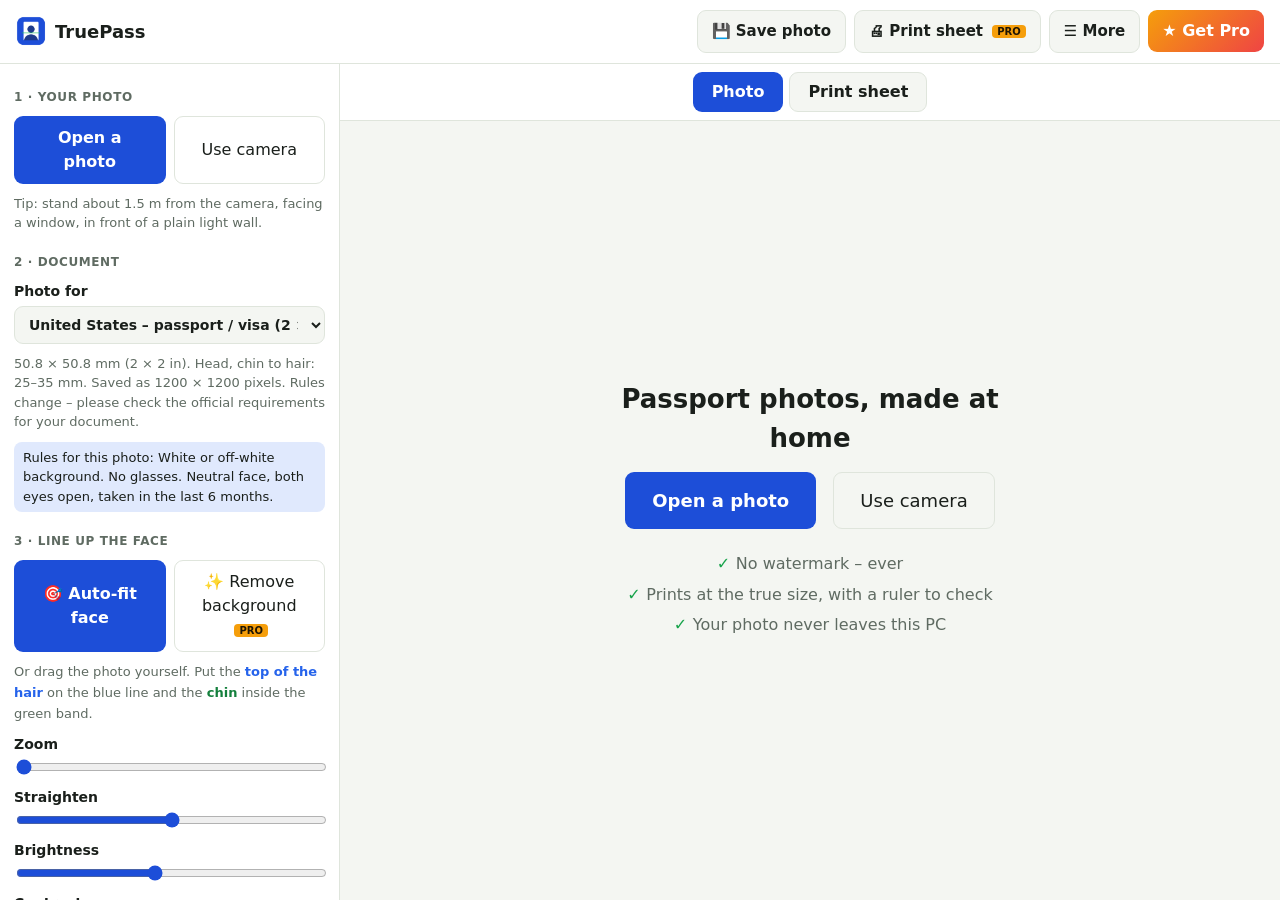
<file: index.html>
<!doctype html>
<html lang="en">
<head>
  <meta charset="utf-8">
  <meta name="viewport" content="width=device-width, initial-scale=1">
  <title>TruePass – Passport Photo Maker</title>
  <meta name="description" content="Make passport, visa and ID photos at home. True-to-size printing, no watermark, and your photo never leaves your PC.">
  <meta name="theme-color" content="#1d4ed8">
  <link rel="manifest" href="manifest.json">
  <link rel="icon" href="icon-192.png">
  <link rel="stylesheet" href="style.css">
  <style id="pageRule"></style>
</head>
<body>
  <header class="topbar">
    <div class="brand"><img src="icon-192.png" alt="" width="30" height="30"><span>TruePass</span></div>
    <span class="tree-title"></span>
    <div class="top-btns">
      <button id="saveBtn" class="tb">💾 Save photo</button>
      <button id="printBtn" class="tb">🖨 Print sheet <span class="badge pro-only">PRO</span></button>
      <button id="moreBtn" class="tb">☰ More</button>
      <button id="proBtn" class="pro-btn" hidden>★ Get Pro</button>
    </div>
    <div id="menu" class="menu" hidden>
      <button id="saveSheetBtn">Save the print sheet as a picture <span class="badge pro-only">PRO</span></button>
      <button id="webMenuBtn">💻 Photo for an online form (pixels &amp; KB) <span class="badge pro-only">PRO</span></button>
      <button id="newBtn">Start over with another photo</button>
      <a href="help.html" target="_blank" rel="noopener">❓ How to use TruePass</a>
      <a href="mailto:thequan03072002@gmail.com?subject=TruePass%20feedback">✉ Feedback &amp; support</a>
      <a href="https://apps.microsoft.com/detail/9NRR32J91340" target="_blank" rel="noopener">More apps: Kinleaf family tree maker</a>
      <a href="https://apps.microsoft.com/detail/9NPWMMZ1NPPV" target="_blank" rel="noopener">More apps: PDF Toolbox</a>
    </div>
    <input id="fileIn" type="file" accept="image/*" hidden>
  </header>

  <main class="layout">
    <aside class="left">
      <h2>1 · Your photo</h2>
      <div class="two">
        <button id="openBtn" class="primary">Open a photo</button>
        <button id="camBtn" class="ghost">Use camera</button>
      </div>
      <p id="resLine" class="hint"></p>

      <h2>2 · Document</h2>
      <label class="field">Photo for<select id="spec"></select></label>
      <div class="two" id="customF" hidden>
        <label class="field">Width (mm)<input id="cw" type="text" inputmode="decimal" maxlength="5"></label>
        <label class="field">Height (mm)<input id="ch" type="text" inputmode="decimal" maxlength="5"></label>
      </div>
      <p id="specLine" class="hint"></p>
      <p id="tipLine" class="hint tip"></p>

      <h2>3 · Line up the face</h2>
      <div class="two">
        <button id="fitBtn" class="primary">🎯 Auto-fit face</button>
        <button id="cutBtn" class="ghost">✨ Remove background <span class="badge pro-only">PRO</span></button>
      </div>
      <p id="aiStatus" class="hint ai-status" hidden></p>
      <label id="cutRow" class="check" hidden><input id="useCut" type="checkbox" checked> Use the new background</label>
      <label id="bgRow" class="field" hidden>Background colour<select id="bgColor">
        <option value="#ffffff">White</option><option value="#f5f5f0">Off-white</option><option value="#f0f0f0">Very light grey</option><option value="#e8e8e8">Light grey</option><option value="#f3ecdc">Cream</option><option value="#dce9f5">Light blue</option>
      </select></label>
      <p class="legend">Or drag the photo yourself. Put the <b class="b">top of the hair</b> on the blue line and the <b class="g">chin</b> inside the green band.</p>
      <label class="sl">Zoom<input id="zoom" type="range" min="0" max="1000" value="0"></label>
      <label class="sl">Straighten<input id="rot" type="range" min="-150" max="150" value="0"></label>
      <label class="sl">Brightness<input id="bri" type="range" min="60" max="150" value="100"></label>
      <label class="sl">Contrast<input id="con" type="range" min="70" max="140" value="100"></label>
      <div id="whiteRow">
        <label class="sl">Whiten the background<input id="white" type="range" min="0" max="100" value="0"></label>
        <p class="hint">Whitening works best when the photo was taken in front of a plain, light wall.</p>
      </div>
      <label class="check"><input id="showGuides" type="checkbox" checked> Show the guide lines</label>

      <h2>Photo check</h2>
      <button id="checkBtn" class="ghost">✓ Check my photo</button>
      <div id="checks" class="checks" hidden></div>

      <h2>Online application</h2>
      <button id="webBtn" class="ghost">💻 Photo for an online form <span class="badge pro-only">PRO</span></button>
      <p class="hint">Visa and passport websites ask for exact pixels and a maximum file size (for example 240 KB). TruePass makes the JPG fit.</p>

      <h2>4 · Print sheet</h2>
      <div class="two">
        <label class="field">Paper<select id="paper"></select></label>
        <label class="field"><span id="copiesLbl">How many</span><select id="copies"><option value="0">Fill the page</option><option>2</option><option>4</option><option>6</option><option>8</option></select></label>
      </div>
      <div class="two" id="paperF" hidden>
        <label class="field">Paper width (mm)<input id="pw" type="text" inputmode="decimal" maxlength="5"></label>
        <label class="field">Paper height (mm)<input id="ph" type="text" inputmode="decimal" maxlength="5"></label>
      </div>
      <p id="sheetLine" class="hint"></p>
      <button id="addPersonBtn" class="ghost">➕ Add to a family sheet <span class="badge pro-only">PRO</span></button>
      <div id="peopleBox" class="people-box" hidden>
        <ul id="peopleList" class="people-list"></ul>
        <button id="clearPeople" class="ghost small">Back to one person</button>
      </div>
      <p class="hint">Family sheet: line up each person's photo and add it – everybody prints together on one page, even with different photo sizes.</p>
      <p class="fb-note">💬 Something not working the way you want? Tell me – <a href="mailto:thequan03072002@gmail.com?subject=TruePass%20feedback">thequan03072002@gmail.com</a>. I read every message and improve the app.</p>
    </aside>

    <section class="stage">
      <div class="tabs"><button id="tabPhoto" class="on">Photo</button><button id="tabSheet">Print sheet</button></div>
      <div class="work">
        <div id="empty" class="empty">
          <h1>Passport photos, made at home</h1>
          <button id="openBig" class="primary big">Open a photo</button>
          <button id="camBig" class="ghost big">Use camera</button>
          <ul class="promise">
            <li>No watermark – ever</li>
            <li>Prints at the true size, with a ruler to check</li>
            <li>Your photo never leaves this PC</li>
          </ul>
        </div>
        <div id="frame" hidden><canvas id="view"></canvas><svg id="guides"></svg></div>
        <canvas id="sheetView" hidden></canvas>
      </div>
    </section>
  </main>

  <dialog id="camDialog" class="dlg cam">
    <h2>Take a photo</h2>
    <p class="muted">Face the camera, neutral expression, plain light wall behind you.</p>
    <video id="video" autoplay playsinline muted></video>
    <div class="row-btns">
      <button id="snapBtn" class="primary">Take photo</button>
      <button id="camClose" class="ghost">Cancel</button>
    </div>
  </dialog>

  <dialog id="proDialog" class="dlg">
    <h2>TruePass Pro</h2>
    <p class="muted">One-time purchase. Yours forever on this Microsoft account. Saving a single photo is always free and never has a watermark.</p>
    <ul class="pro-list">
      <li><strong>Print sheets</strong> – many photos on one page, at the true size, with cut lines</li>
      <li><strong>Save the sheet as a picture</strong> to print at a photo kiosk or shop</li>
      <li><strong>Automatic background removal</strong> – a clean white, grey or blue background in one click</li>
      <li><strong>Family sheets</strong> – up to 8 people (even different photo sizes) on one page</li>
      <li><strong>Photos for online forms</strong> – the exact pixels and file size (KB) visa and passport websites ask for</li>
      <li><strong>Any paper size</strong> and <strong>any photo size</strong> you type in</li>
    </ul>
    <p class="fb-note">💬 Something not working the way you want? Tell me – <a href="mailto:thequan03072002@gmail.com?subject=TruePass%20feedback">thequan03072002@gmail.com</a>. I read every message and improve the app.</p>
    <p id="proMsg" class="pro-msg" hidden></p>
    <div class="row-btns">
      <button id="buyBtn" class="primary">Unlock Pro</button>
      <button id="restoreBtn" class="ghost">Restore purchase</button>
      <button id="closePro" class="ghost">Not now</button>
    </div>
  </dialog>

  <dialog id="webDialog" class="dlg">
    <h2>Photo for an online form</h2>
    <p class="muted">Online visa and passport applications ask for a digital photo with set pixels and a maximum file size. TruePass makes the JPG fit – on this PC.</p>
    <label class="field">The form<select id="webPreset"></select></label>
    <div class="two" id="webF" hidden>
      <label class="field">Longest side (pixels)<input id="webPx" type="text" inputmode="numeric" maxlength="4"></label>
      <label class="field">Max file size (KB)<input id="webKb" type="text" inputmode="numeric" maxlength="5"></label>
    </div>
    <p id="webLine" class="hint"></p>
    <p class="hint">Limits change – check the form you are filling in.</p>
    <p id="webMsg" class="pro-msg" hidden></p>
    <div class="row-btns">
      <button id="webSave" class="primary">💾 Save for the form <span class="badge pro-only">PRO</span></button>
      <button id="webClose" class="ghost">Close</button>
    </div>
  </dialog>

  <div id="toast" class="toast" hidden></div>
  <div id="printArea"></div>
  <script src="app.js"></script>
  <script src="rate.js" data-id="9NNMBXF2VJG5" data-app="TruePass"></script>
</body>
</html>
</file>
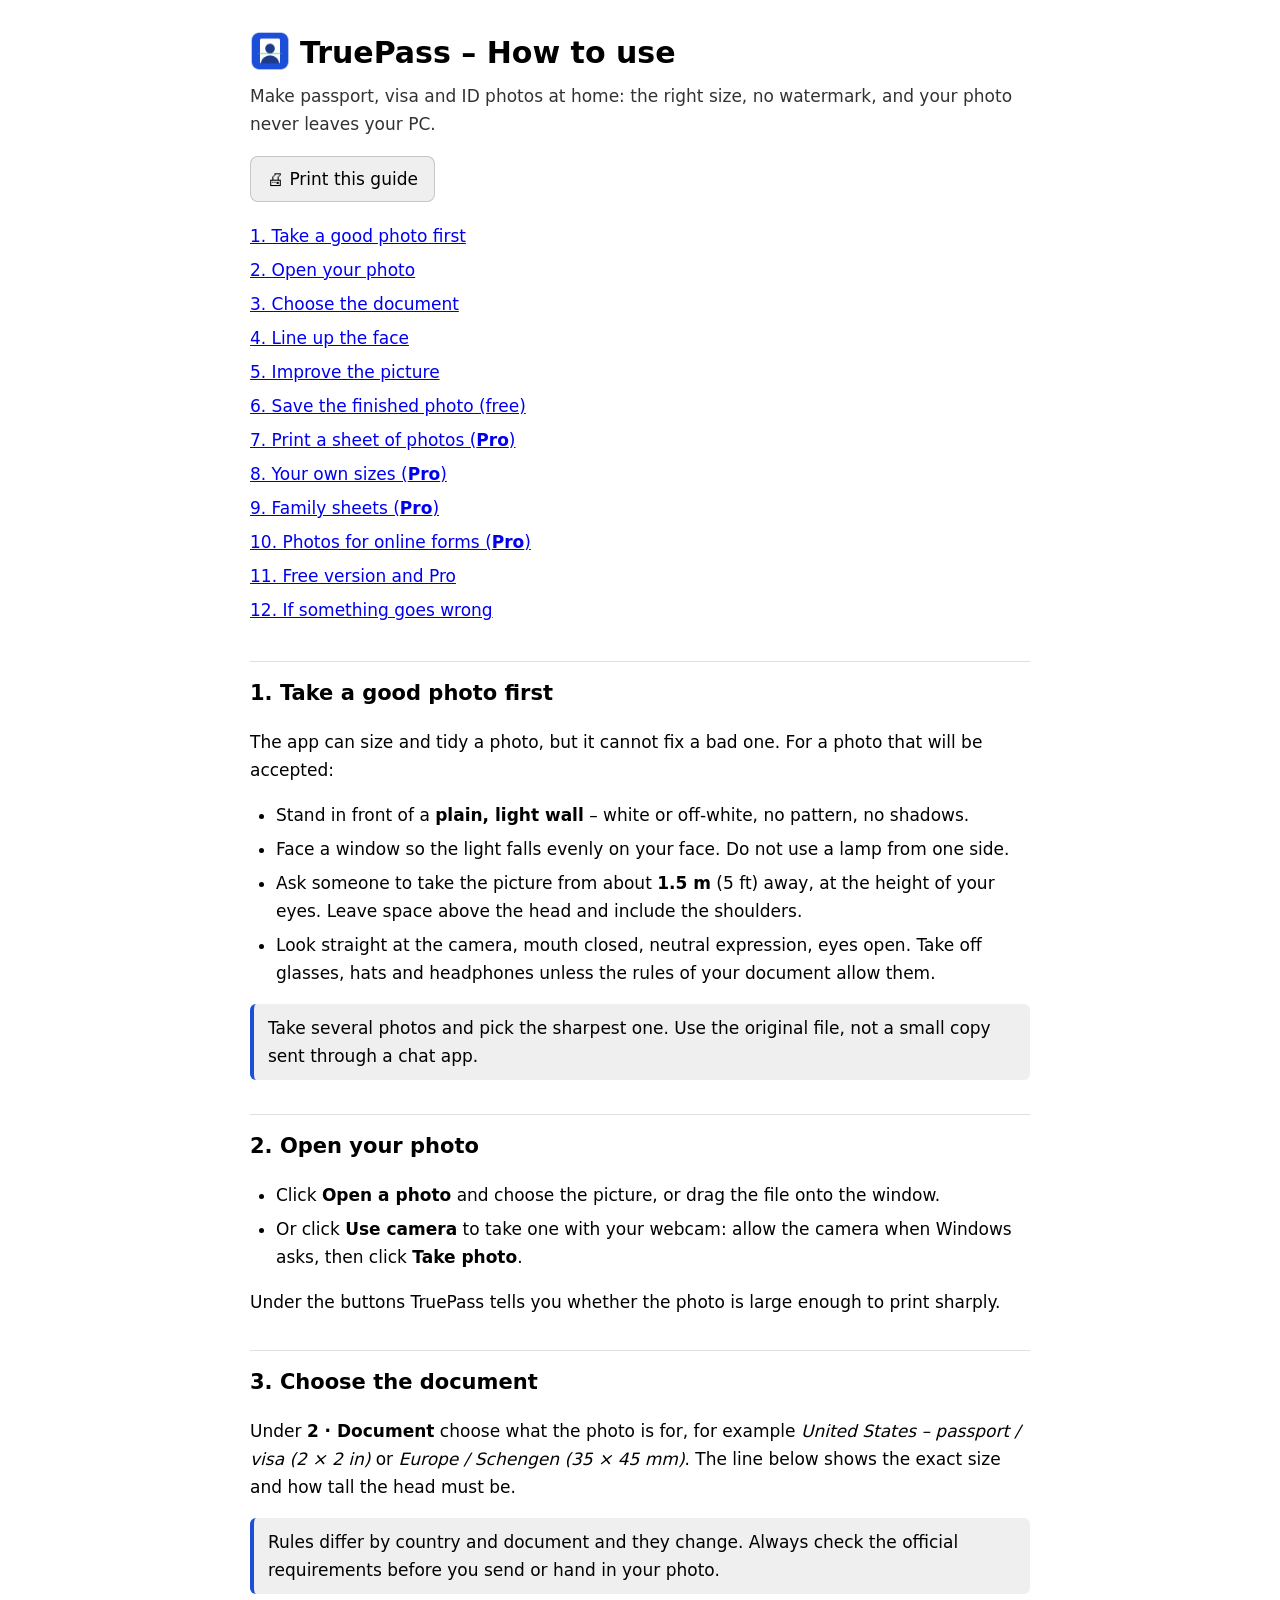
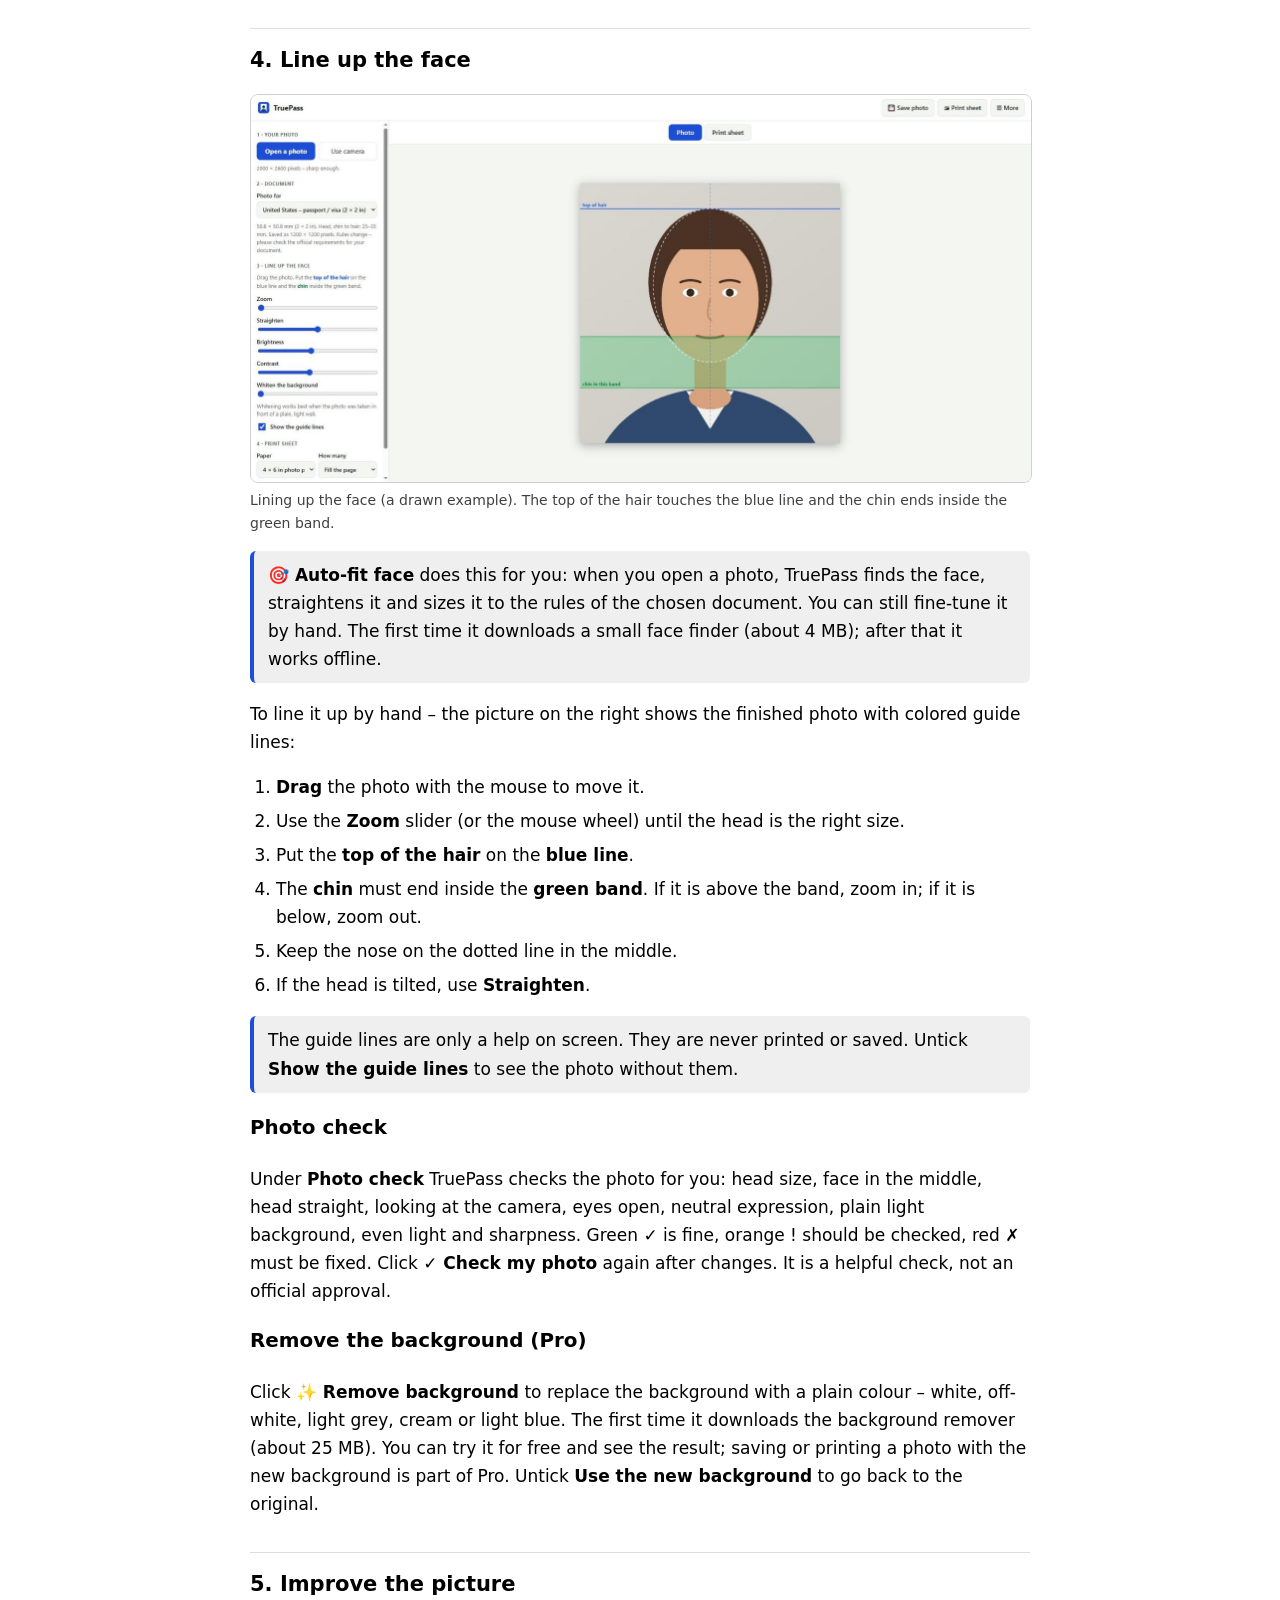
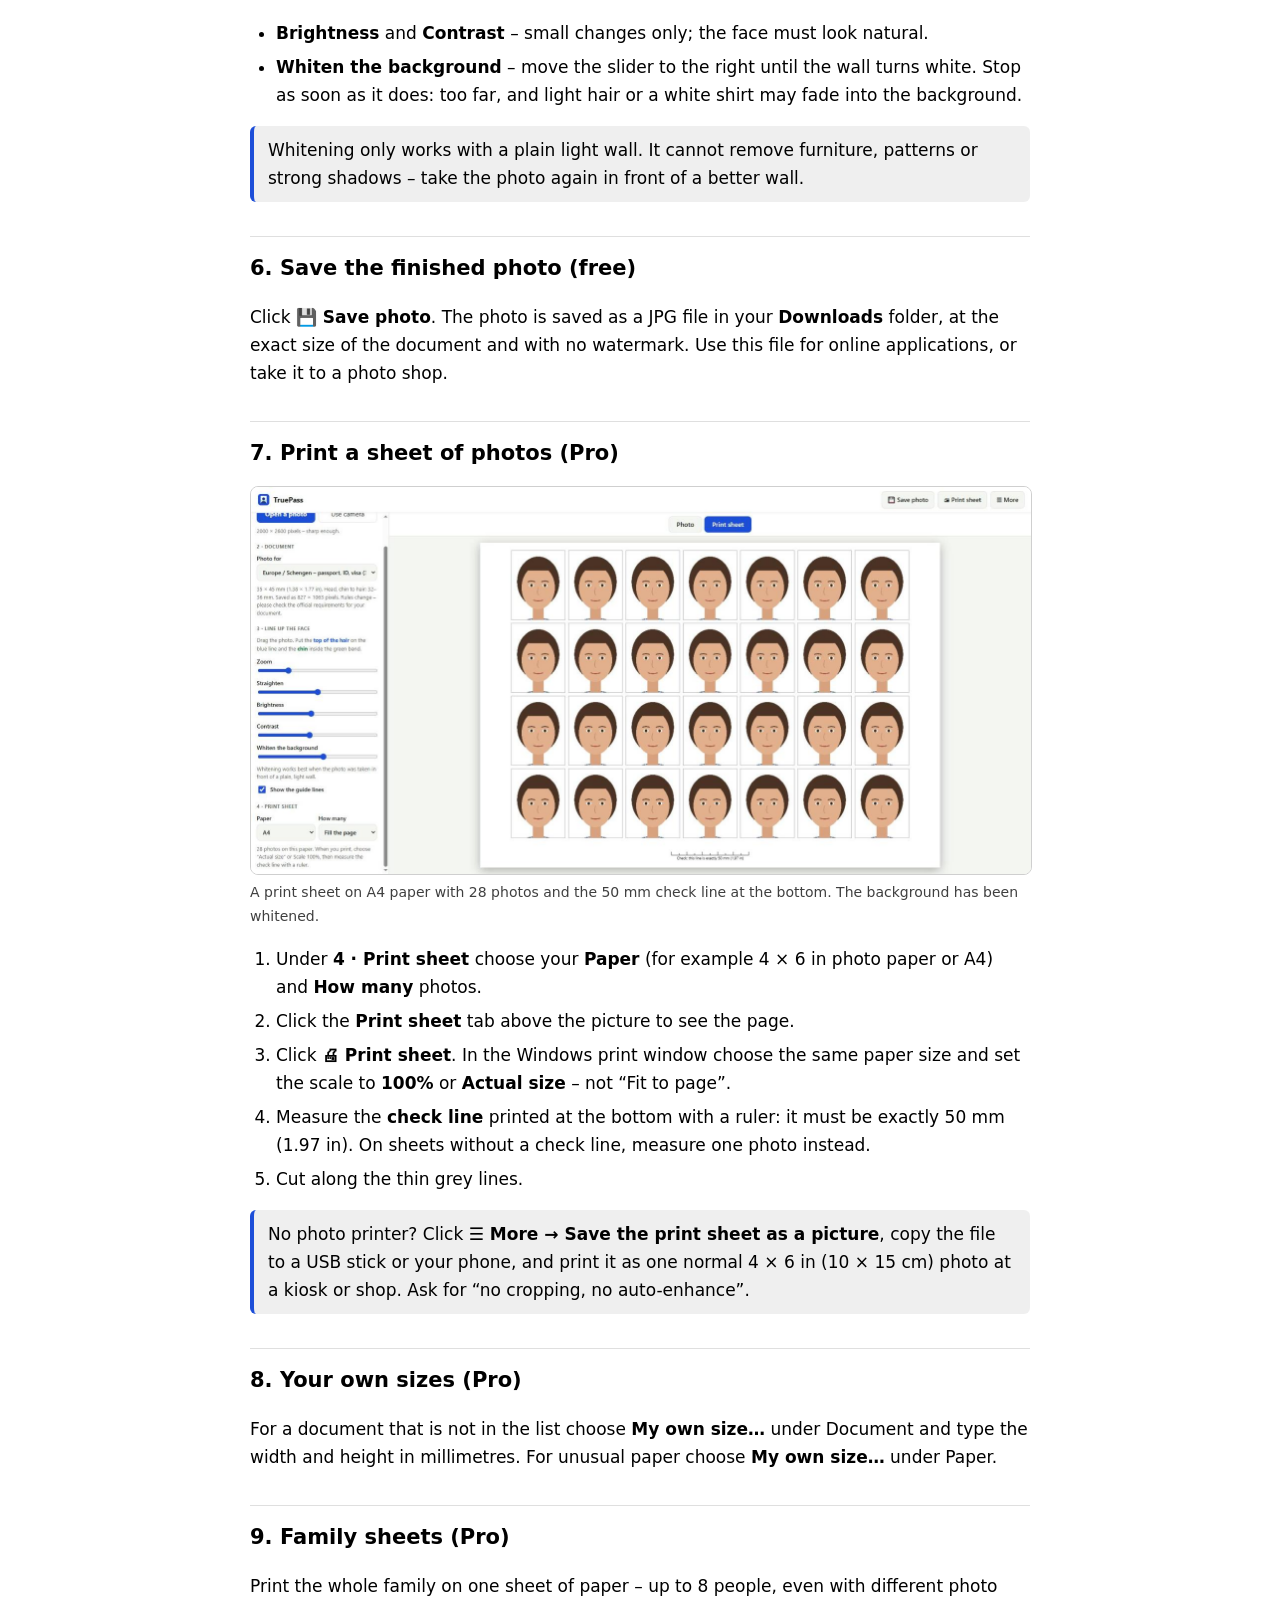
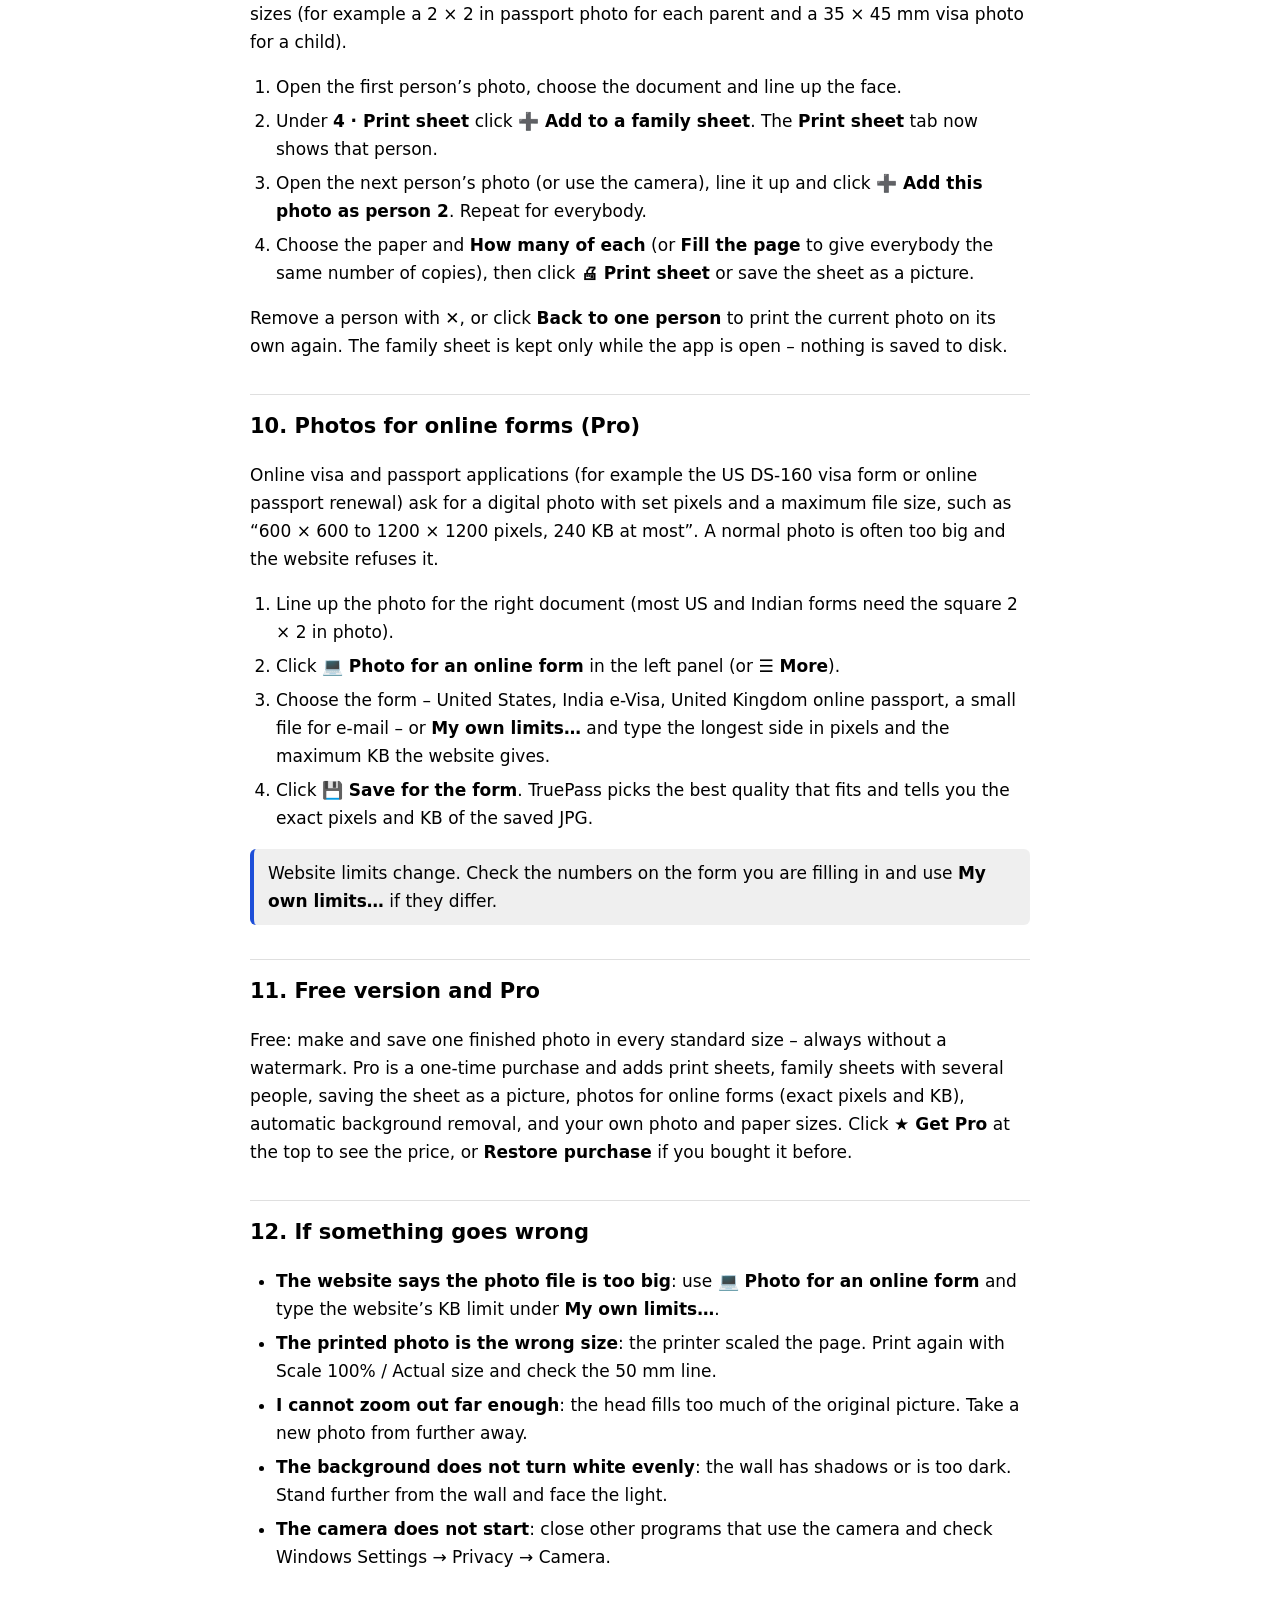
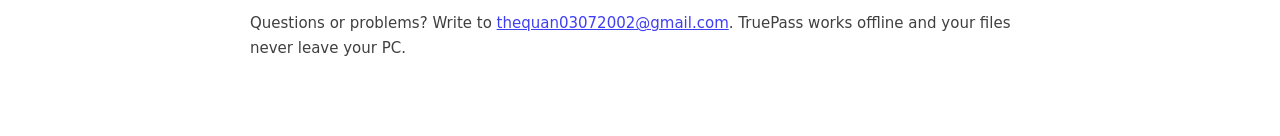
<file: help.html>
<!doctype html><html lang="en"><head><meta charset="utf-8"><meta name="viewport" content="width=device-width, initial-scale=1"><title>TruePass – How to use</title><link rel="icon" href="icon-192.png"><style>:root{--a:#1d4ed8;color-scheme:light dark}body{font:17px/1.65 "Segoe UI",system-ui,sans-serif;max-width:780px;margin:0 auto;padding:28px 20px 60px}h1{font-size:30px;margin:0 0 4px}h1 img{vertical-align:-8px;border-radius:8px;margin-right:10px}h2{font-size:21px;margin:34px 0 8px;padding-top:14px;border-top:1px solid #8884}.lead{opacity:.8;margin:0 0 18px}ol,ul{padding-left:26px}li{margin:6px 0}.tip{border-left:4px solid var(--a);background:#8882;padding:10px 14px;border-radius:6px;margin:12px 0}.toc a{display:block;padding:3px 0}kbd{border:1px solid #8886;border-bottom-width:2px;border-radius:5px;padding:1px 6px;font:14px "Segoe UI",sans-serif}.foot{margin-top:40px;opacity:.75;font-size:15px}button{font:inherit;padding:8px 16px;border-radius:8px;border:1px solid #8886;cursor:pointer}@media print{.noprint{display:none}}figure{margin:16px 0}figure img{display:block;max-width:100%;height:auto;border:1px solid #8886;border-radius:8px}figcaption{font-size:14px;opacity:.75;margin-top:6px}</style></head><body><h1><img src="icon-192.png" width="40" height="40" alt="">TruePass – How to use</h1><p class="lead">Make passport, visa and ID photos at home: the right size, no watermark, and your photo never leaves your PC.</p><p class="noprint"><button onclick="print()">🖨 Print this guide</button></p><div class="toc noprint"><a href="#s0">1. Take a good photo first</a><a href="#s1">2. Open your photo</a><a href="#s2">3. Choose the document</a><a href="#s3">4. Line up the face</a><a href="#s4">5. Improve the picture</a><a href="#s5">6. Save the finished photo (free)</a><a href="#s6">7. Print a sheet of photos (<b>Pro</b>)</a><a href="#s7">8. Your own sizes (<b>Pro</b>)</a><a href="#s10">9. Family sheets (<b>Pro</b>)</a><a href="#s11">10. Photos for online forms (<b>Pro</b>)</a><a href="#s8">11. Free version and Pro</a><a href="#s9">12. If something goes wrong</a></div><h2 id="s0">1. Take a good photo first</h2><p>The app can size and tidy a photo, but it cannot fix a bad one. For a photo that will be accepted:</p><ul><li>Stand in front of a <b>plain, light wall</b> – white or off-white, no pattern, no shadows.</li><li>Face a window so the light falls evenly on your face. Do not use a lamp from one side.</li><li>Ask someone to take the picture from about <b>1.5 m</b> (5 ft) away, at the height of your eyes. Leave space above the head and include the shoulders.</li><li>Look straight at the camera, mouth closed, neutral expression, eyes open. Take off glasses, hats and headphones unless the rules of your document allow them.</li></ul><p class="tip">Take several photos and pick the sharpest one. Use the original file, not a small copy sent through a chat app.</p><h2 id="s1">2. Open your photo</h2><ul><li>Click <b>Open a photo</b> and choose the picture, or drag the file onto the window.</li><li>Or click <b>Use camera</b> to take one with your webcam: allow the camera when Windows asks, then click <b>Take photo</b>.</li></ul><p>Under the buttons TruePass tells you whether the photo is large enough to print sharply.</p><h2 id="s2">3. Choose the document</h2><p>Under <b>2 · Document</b> choose what the photo is for, for example <i>United States – passport / visa (2 × 2 in)</i> or <i>Europe / Schengen (35 × 45 mm)</i>. The line below shows the exact size and how tall the head must be.</p><p class="tip">Rules differ by country and document and they change. Always check the official requirements before you send or hand in your photo.</p><h2 id="s3">4. Line up the face</h2><figure><img src="help-1.jpg" alt="" loading="lazy"><figcaption>Lining up the face (a drawn example). The top of the hair touches the blue line and the chin ends inside the green band.</figcaption></figure><p class="tip"><b>🎯 Auto-fit face</b> does this for you: when you open a photo, TruePass finds the face, straightens it and sizes it to the rules of the chosen document. You can still fine-tune it by hand. The first time it downloads a small face finder (about 4 MB); after that it works offline.</p><p>To line it up by hand – the picture on the right shows the finished photo with colored guide lines:</p><ol><li><b>Drag</b> the photo with the mouse to move it.</li><li>Use the <b>Zoom</b> slider (or the mouse wheel) until the head is the right size.</li><li>Put the <b>top of the hair</b> on the <b>blue line</b>.</li><li>The <b>chin</b> must end inside the <b>green band</b>. If it is above the band, zoom in; if it is below, zoom out.</li><li>Keep the nose on the dotted line in the middle.</li><li>If the head is tilted, use <b>Straighten</b>.</li></ol><p class="tip">The guide lines are only a help on screen. They are never printed or saved. Untick <b>Show the guide lines</b> to see the photo without them.</p><h3>Photo check</h3><p>Under <b>Photo check</b> TruePass checks the photo for you: head size, face in the middle, head straight, looking at the camera, eyes open, neutral expression, plain light background, even light and sharpness. Green ✓ is fine, orange ! should be checked, red ✗ must be fixed. Click <b>✓ Check my photo</b> again after changes. It is a helpful check, not an official approval.</p><h3>Remove the background (Pro)</h3><p>Click <b>✨ Remove background</b> to replace the background with a plain colour – white, off-white, light grey, cream or light blue. The first time it downloads the background remover (about 25 MB). You can try it for free and see the result; saving or printing a photo with the new background is part of Pro. Untick <b>Use the new background</b> to go back to the original.</p><h2 id="s4">5. Improve the picture</h2><ul><li><b>Brightness</b> and <b>Contrast</b> – small changes only; the face must look natural.</li><li><b>Whiten the background</b> – move the slider to the right until the wall turns white. Stop as soon as it does: too far, and light hair or a white shirt may fade into the background.</li></ul><p class="tip">Whitening only works with a plain light wall. It cannot remove furniture, patterns or strong shadows – take the photo again in front of a better wall.</p><h2 id="s5">6. Save the finished photo (free)</h2><p>Click <b>💾 Save photo</b>. The photo is saved as a JPG file in your <b>Downloads</b> folder, at the exact size of the document and with no watermark. Use this file for online applications, or take it to a photo shop.</p><h2 id="s6">7. Print a sheet of photos (<b>Pro</b>)</h2><figure><img src="help-2.jpg" alt="" loading="lazy"><figcaption>A print sheet on A4 paper with 28 photos and the 50 mm check line at the bottom. The background has been whitened.</figcaption></figure><ol><li>Under <b>4 · Print sheet</b> choose your <b>Paper</b> (for example 4 × 6 in photo paper or A4) and <b>How many</b> photos.</li><li>Click the <b>Print sheet</b> tab above the picture to see the page.</li><li>Click <b>🖨 Print sheet</b>. In the Windows print window choose the same paper size and set the scale to <b>100%</b> or <b>Actual size</b> – not “Fit to page”.</li><li>Measure the <b>check line</b> printed at the bottom with a ruler: it must be exactly 50 mm (1.97 in). On sheets without a check line, measure one photo instead.</li><li>Cut along the thin grey lines.</li></ol><p class="tip">No photo printer? Click <b>☰ More → Save the print sheet as a picture</b>, copy the file to a USB stick or your phone, and print it as one normal 4 × 6 in (10 × 15 cm) photo at a kiosk or shop. Ask for “no cropping, no auto-enhance”.</p><h2 id="s7">8. Your own sizes (<b>Pro</b>)</h2><p>For a document that is not in the list choose <b>My own size…</b> under Document and type the width and height in millimetres. For unusual paper choose <b>My own size…</b> under Paper.</p><h2 id="s10">9. Family sheets (<b>Pro</b>)</h2><p>Print the whole family on one sheet of paper – up to 8 people, even with different photo sizes (for example a 2 × 2 in passport photo for each parent and a 35 × 45 mm visa photo for a child).</p><ol><li>Open the first person’s photo, choose the document and line up the face.</li><li>Under <b>4 · Print sheet</b> click <b>➕ Add to a family sheet</b>. The <b>Print sheet</b> tab now shows that person.</li><li>Open the next person’s photo (or use the camera), line it up and click <b>➕ Add this photo as person 2</b>. Repeat for everybody.</li><li>Choose the paper and <b>How many of each</b> (or <b>Fill the page</b> to give everybody the same number of copies), then click <b>🖨 Print sheet</b> or save the sheet as a picture.</li></ol><p>Remove a person with <b>✕</b>, or click <b>Back to one person</b> to print the current photo on its own again. The family sheet is kept only while the app is open – nothing is saved to disk.</p><h2 id="s11">10. Photos for online forms (<b>Pro</b>)</h2><p>Online visa and passport applications (for example the US DS-160 visa form or online passport renewal) ask for a digital photo with set pixels and a maximum file size, such as “600 × 600 to 1200 × 1200 pixels, 240 KB at most”. A normal photo is often too big and the website refuses it.</p><ol><li>Line up the photo for the right document (most US and Indian forms need the square 2 × 2 in photo).</li><li>Click <b>💻 Photo for an online form</b> in the left panel (or <b>☰ More</b>).</li><li>Choose the form – United States, India e-Visa, United Kingdom online passport, a small file for e-mail – or <b>My own limits…</b> and type the longest side in pixels and the maximum KB the website gives.</li><li>Click <b>💾 Save for the form</b>. TruePass picks the best quality that fits and tells you the exact pixels and KB of the saved JPG.</li></ol><p class="tip">Website limits change. Check the numbers on the form you are filling in and use <b>My own limits…</b> if they differ.</p><h2 id="s8">11. Free version and Pro</h2><p>Free: make and save one finished photo in every standard size – always without a watermark. Pro is a one-time purchase and adds print sheets, family sheets with several people, saving the sheet as a picture, photos for online forms (exact pixels and KB), automatic background removal, and your own photo and paper sizes. Click <b>★ Get Pro</b> at the top to see the price, or <b>Restore purchase</b> if you bought it before.</p><h2 id="s9">12. If something goes wrong</h2><ul><li><b>The website says the photo file is too big</b>: use <b>💻 Photo for an online form</b> and type the website’s KB limit under <b>My own limits…</b>.</li><li><b>The printed photo is the wrong size</b>: the printer scaled the page. Print again with Scale 100% / Actual size and check the 50 mm line.</li><li><b>I cannot zoom out far enough</b>: the head fills too much of the original picture. Take a new photo from further away.</li><li><b>The background does not turn white evenly</b>: the wall has shadows or is too dark. Stand further from the wall and face the light.</li><li><b>The camera does not start</b>: close other programs that use the camera and check Windows Settings → Privacy → Camera.</li></ul><p class="foot">Questions or problems? Write to <a href="mailto:thequan03072002@gmail.com">thequan03072002@gmail.com</a>. TruePass works offline and your files never leave your PC.</p></body></html>
</file>
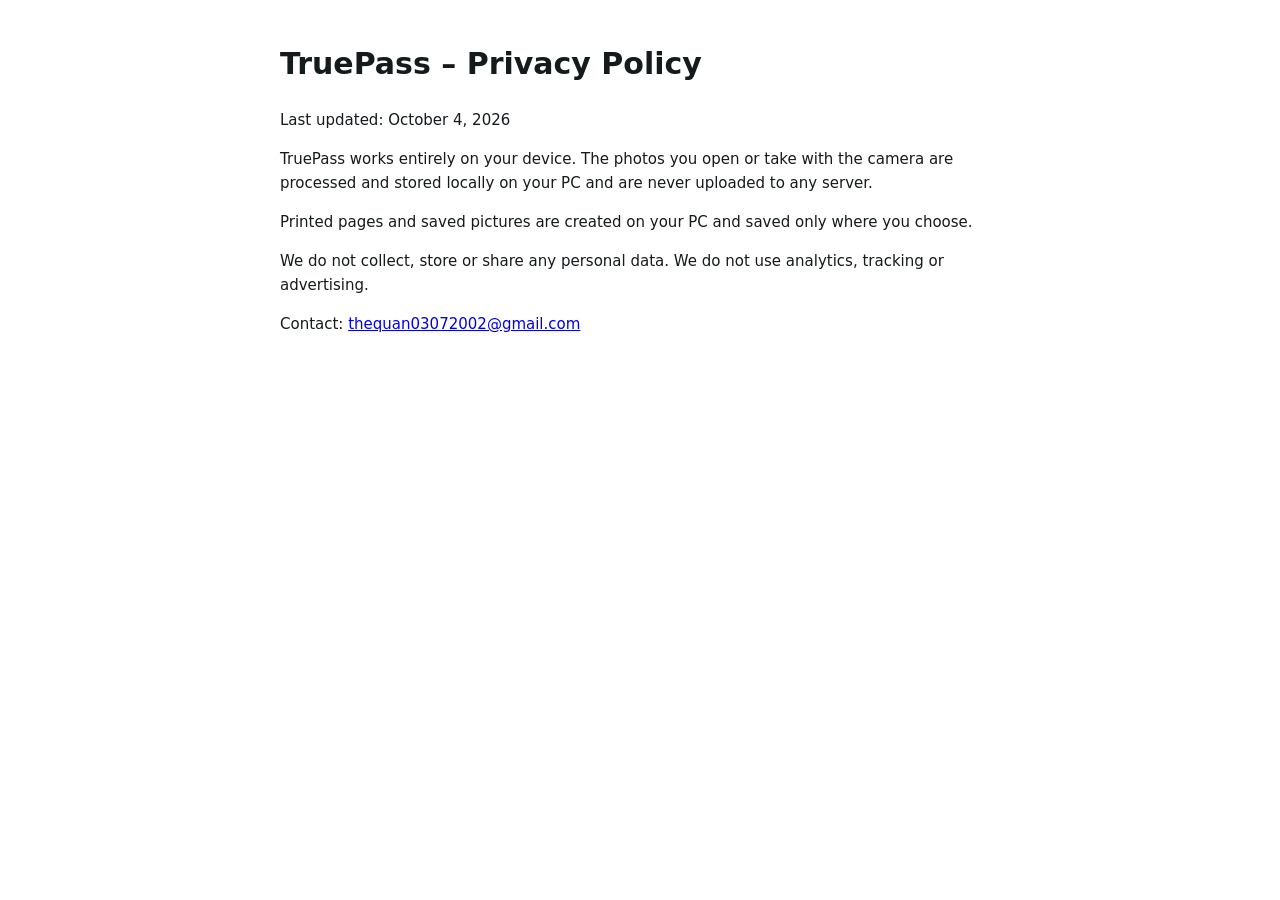
<file: privacy.html>
<!doctype html>
<html lang="en"><head><meta charset="utf-8"><meta name="viewport" content="width=device-width, initial-scale=1">
<title>TruePass – Privacy Policy</title>
<style>body{font:15px/1.6 "Segoe UI",system-ui,sans-serif;max-width:720px;margin:40px auto;padding:0 16px;color:#151a1c}</style></head>
<body>
<h1>TruePass – Privacy Policy</h1>
<p>Last updated: October 4, 2026</p>
<p>TruePass works entirely on your device. The photos you open or take with the camera are processed and stored locally on your PC and are never uploaded to any server.</p>
<p>Printed pages and saved pictures are created on your PC and saved only where you choose.</p>
<p>We do not collect, store or share any personal data. We do not use analytics, tracking or advertising.</p>
<p>Contact: <a href="mailto:thequan03072002@gmail.com">thequan03072002@gmail.com</a></p>
</body></html>
</file>
<file: style.css>
:root {
  --bg: #f4f6f2; --card: #ffffff; --text: #1a1f1b; --muted: #5f6b62;
  --line: #dfe5dc; --accent: #1d4ed8; --accent-2: #e0e9fd; --on-accent: #ffffff; --danger: #b42318;
  color-scheme: light dark;
}
@media (prefers-color-scheme: dark) {
  :root { --bg: #121613; --card: #1b211c; --text: #e9efe9; --muted: #9aa79d;
    --line: #2c362e; --accent: #93b4fb; --accent-2: #16264f; --on-accent: #081433; --danger: #f97066; }
}
* { box-sizing: border-box; }
html, body { height: 100%; }
body { margin: 0; font: 16px/1.5 "Segoe UI", system-ui, sans-serif; background: var(--bg); color: var(--text); display: flex; flex-direction: column; }
[hidden] { display: none !important; }
.topbar { position: relative; display: flex; align-items: center; gap: 14px; padding: 10px 16px; border-bottom: 1px solid var(--line); background: var(--card); }
.brand { display: flex; align-items: center; gap: 9px; font-weight: 700; font-size: 18px; }
.brand img { border-radius: 7px; }
.tree-title { flex: 1; min-width: 120px; font: 600 17px "Segoe UI", system-ui, sans-serif; padding: 8px 10px; border-radius: 9px; border: 1px solid transparent; background: transparent; color: var(--text); }
.tree-title:hover { border-color: var(--line); }
.top-btns { display: flex; gap: 8px; align-items: center; }
button { font: inherit; border-radius: 9px; padding: 9px 14px; cursor: pointer; border: 1px solid transparent; }
button:disabled { opacity: .45; cursor: not-allowed; }
.tb { background: var(--bg); color: var(--text); border-color: var(--line); font-weight: 600; font-size: 15px; }
.tb:hover, .ghost:hover { border-color: var(--accent); }
.primary { background: var(--accent); color: var(--on-accent); font-weight: 700; }
.ghost { background: transparent; color: var(--text); border-color: var(--line); }
.danger { color: var(--danger) !important; }
.pro-btn { background: linear-gradient(135deg, #f59e0b, #ef4444); color: #fff; font-weight: 700; border: 0; }
.pro-btn.is-pro { background: var(--accent-2); color: var(--accent); cursor: default; }
.badge { font-size: 10px; font-weight: 700; background: #f59e0b; color: #1f1503; border-radius: 4px; padding: 1px 5px; margin-left: 4px; vertical-align: 1px; }
body.unlocked .pro-only { display: none; }
.menu { position: absolute; right: 16px; top: 54px; z-index: 20; background: var(--card); border: 1px solid var(--line); border-radius: 12px; padding: 6px; display: flex; flex-direction: column; min-width: 300px; box-shadow: 0 10px 30px rgba(0,0,0,.25); }
.menu button, .menu a { text-align: left; background: transparent; color: var(--text); padding: 10px 12px; border-radius: 8px; text-decoration: none; font-size: 15px; }
.menu button:hover, .menu a:hover { background: var(--accent-2); }

.layout { flex: 1; min-height: 0; display: grid; grid-template-columns: 340px minmax(0, 1fr); }
.left, .right { background: var(--card); padding: 14px; overflow: auto; display: flex; flex-direction: column; gap: 10px; }
.left { border-right: 1px solid var(--line); }
.right { border-left: 1px solid var(--line); }
@media (max-width: 900px) { .layout { grid-template-columns: 1fr; grid-template-rows: auto 60vh auto; } .left { max-height: 160px; } }
@media (max-width: 640px) { .topbar { flex-wrap: wrap; gap: 8px; } .tree-title { display: none; } .top-btns { flex-wrap: wrap; } .menu { top: 100%; left: 8px; right: 8px; min-width: 0; } }
input[type=text], input[type=search], select, textarea { font: inherit; padding: 9px 10px; border-radius: 9px; border: 1px solid var(--line); background: var(--bg); color: var(--text); width: 100%; }
input:focus, select:focus, textarea:focus, button:focus-visible { outline: 3px solid var(--accent); outline-offset: 1px; }
textarea { min-height: 70px; resize: vertical; }
.people { list-style: none; margin: 0; padding: 0; display: flex; flex-direction: column; gap: 2px; flex: 1; overflow: auto; }
.people button { width: 100%; text-align: left; background: transparent; color: var(--text); padding: 7px 9px; font-size: 15px; overflow: hidden; text-overflow: ellipsis; white-space: nowrap; }
.people button:hover { background: var(--bg); }
.people button.on { background: var(--accent-2); color: var(--accent); font-weight: 700; }
.people small { color: var(--muted); font-weight: 400; }
.hint { color: var(--muted); font-size: 13px; font-weight: 400; margin: 0; }
.muted { color: var(--muted); }

.stage { position: relative; min-width: 0; min-height: 0; display: flex; flex-direction: column; }
.stagebar { display: flex; justify-content: space-between; align-items: center; gap: 12px; padding: 8px 12px; border-bottom: 1px solid var(--line); background: var(--card); font-size: 14px; }
.stagebar label { display: flex; align-items: center; gap: 8px; color: var(--muted); min-width: 0; }
.stagebar select { width: auto; max-width: 340px; padding: 6px 8px; }
.zoom { display: flex; gap: 4px; }
.zoom button { background: var(--bg); color: var(--text); border-color: var(--line); padding: 5px 12px; font-weight: 700; }
#svg { flex: 1; width: 100%; min-height: 0; cursor: grab; touch-action: none; background: var(--bg); }
#svg.drag { cursor: grabbing; }
#svg .p { cursor: pointer; }
.stage-hint { position: absolute; left: 0; right: 0; bottom: 8px; text-align: center; color: var(--muted); font-size: 13px; margin: 0; pointer-events: none; }

.right h2 { font-size: 20px; margin: 0; }
.field { display: flex; flex-direction: column; gap: 4px; font-weight: 600; font-size: 14px; }
.two { display: grid; grid-template-columns: 1fr 1fr; gap: 8px; }
.seg { display: flex; gap: 0; border: 1px solid var(--line); border-radius: 9px; overflow: hidden; }
.seg button { flex: 1; border-radius: 0; background: var(--bg); color: var(--text); padding: 8px 6px; font-size: 14px; }
.seg button.on { background: var(--accent); color: var(--on-accent); font-weight: 700; }
.photo-row { display: flex; align-items: center; gap: 12px; }
.photo { width: 76px; height: 76px; border-radius: 50%; object-fit: cover; background: var(--accent-2); border: 2px solid var(--line); display: flex; align-items: center; justify-content: center; font-weight: 700; font-size: 24px; color: var(--accent); flex: none; }
.rel { display: grid; grid-template-columns: 1fr 1fr; gap: 8px; }
.rel button { background: var(--accent-2); color: var(--accent); font-weight: 700; font-size: 14px; padding: 10px 6px; }
.rel button:hover { outline: 2px solid var(--accent); }
.rel .wide { grid-column: 1 / -1; }
.check { display: flex; align-items: center; gap: 8px; font-weight: 600; font-size: 14px; }
.check input { width: 18px; height: 18px; accent-color: var(--accent); }
.sect { font-size: 12px; text-transform: uppercase; letter-spacing: .6px; color: var(--muted); margin: 8px 0 0; }
.empty-panel { color: var(--muted); text-align: center; margin-top: 30px; }

.dlg { border: 1px solid var(--line); border-radius: 16px; padding: 24px; background: var(--card); color: var(--text); max-width: 460px; width: calc(100% - 32px); }
.dlg::backdrop { background: rgba(0,0,0,.55); }
.dlg h2 { margin: 0 0 6px; font-size: 22px; }
.dlg .field { margin-top: 12px; }
.row-btns { display: flex; gap: 8px; flex-wrap: wrap; margin-top: 18px; }
.pro-list { padding-left: 20px; line-height: 1.8; }
.pro-msg { background: var(--accent-2); border-radius: 8px; padding: 9px 11px; }
.pick-list { display: flex; flex-direction: column; gap: 8px; margin-top: 12px; }
.pick-list button { background: var(--accent-2); color: var(--accent); font-weight: 700; text-align: left; }
.toast { position: fixed; left: 50%; bottom: 26px; transform: translateX(-50%); background: #1f2937; color: #fff; padding: 11px 18px; border-radius: 10px; z-index: 50; max-width: calc(100% - 24px); }

.left h2 { font-size: 12px; text-transform: uppercase; letter-spacing: .6px; color: var(--muted); margin: 10px 0 0; }
.three { display: grid; grid-template-columns: 1.3fr .8fr 1.2fr; gap: 6px; }
.addrow { display: flex; gap: 6px; }
.addrow input { flex: 1; }
.events { list-style: none; margin: 0; padding: 0; display: flex; flex-direction: column; gap: 2px; }
.events li { display: flex; align-items: center; gap: 8px; padding: 5px 6px; border-radius: 8px; font-size: 14px; }
.events li:hover { background: var(--bg); }
.events .when { color: var(--muted); font-variant-numeric: tabular-nums; min-width: 54px; }
.events .txt { flex: 1; overflow: hidden; text-overflow: ellipsis; white-space: nowrap; }
.events button { background: transparent; color: var(--muted); padding: 2px 8px; border-color: transparent; }
.events button:hover { color: var(--danger); border-color: var(--line); }
.stage { align-items: stretch; background: var(--bg); }
.months { display: flex; gap: 4px; padding: 8px 12px; flex-wrap: wrap; justify-content: center; border-bottom: 1px solid var(--line); background: var(--card); }
.months button { background: var(--bg); color: var(--text); border-color: var(--line); padding: 5px 10px; font-size: 14px; position: relative; }
.months button.on { background: var(--accent); color: var(--on-accent); font-weight: 700; border-color: transparent; }
.months button.has::after { content: ""; position: absolute; right: 3px; top: 3px; width: 6px; height: 6px; border-radius: 50%; background: #f59e0b; }
.preview { flex: 1; min-height: 0; display: flex; align-items: center; justify-content: center; padding: 16px; gap: 10px; }
.preview svg { max-width: 100%; max-height: 100%; width: auto; height: 100%; background: #fff; box-shadow: 0 6px 24px rgba(0,0,0,.28); border-radius: 3px; }
.nav { background: var(--card); color: var(--text); border-color: var(--line); font-size: 22px; padding: 14px 12px; }
.swatches { display: flex; gap: 6px; flex-wrap: wrap; }
.swatches button { width: 30px; height: 30px; border-radius: 50%; padding: 0; border: 3px solid transparent; }
.swatches button.on { border-color: var(--text); }

#printArea { display: none; }
@media print {
  body > *:not(#printArea) { display: none !important; }
  body { background: #fff; display: block; margin: 0; }
  #printArea { display: block; }
  #printArea svg { display: block; width: 100vw; height: 100vh; page-break-after: always; break-after: page; }
}
.seg3 { display: grid; grid-template-columns: 1fr 1fr 1fr; gap: 6px; }
.seg3 button { background: var(--bg); color: var(--text); border-color: var(--line); padding: 10px 4px; font-size: 14px; font-weight: 600; }
.seg3 button.on { background: var(--accent); color: var(--on-accent); border-color: transparent; }
#words { min-height: 220px; font-size: 16px; line-height: 1.45; flex: 1; }
.pager { text-align: center; padding: 6px; color: var(--muted); font-size: 14px; background: var(--card); border-bottom: 1px solid var(--line); }
.warn { background: var(--accent-2); border-radius: 8px; padding: 8px 10px; font-size: 13px; margin: 0; }
.tabs { display: flex; gap: 6px; padding: 8px 12px; justify-content: center; border-bottom: 1px solid var(--line); background: var(--card); }
.tabs button { background: var(--bg); color: var(--text); border-color: var(--line); padding: 7px 18px; font-weight: 600; }
.tabs button.on { background: var(--accent); color: var(--on-accent); border-color: transparent; }
.work { flex: 1; min-height: 0; display: flex; align-items: center; justify-content: center; padding: 16px; position: relative; }
#frame { position: relative; box-shadow: 0 6px 24px rgba(0,0,0,.3); background: #fff; touch-action: none; cursor: grab; line-height: 0; }
#frame.drag { cursor: grabbing; }
#frame canvas { display: block; }
#guides { position: absolute; inset: 0; width: 100%; height: 100%; pointer-events: none; }
#sheetView { max-width: 100%; max-height: 100%; box-shadow: 0 6px 24px rgba(0,0,0,.3); background: #fff; }
.empty { text-align: center; max-width: 440px; }
.empty h1 { font-size: 26px; margin: 0 0 8px; }
.empty .big { font-size: 18px; padding: 14px 26px; margin: 6px; }
.promise { list-style: none; padding: 0; margin: 14px 0 0; color: var(--muted); line-height: 1.9; }
.promise li::before { content: "✓ "; color: #16a34a; font-weight: 700; }
.sl { display: flex; flex-direction: column; gap: 2px; font-weight: 600; font-size: 14px; }
.sl input { width: 100%; accent-color: var(--accent); }
.legend { font-size: 13px; color: var(--muted); margin: 0; line-height: 1.6; }
.legend b.g { color: #15803d; } .legend b.b { color: #2563eb; }
.cam video { width: 100%; border-radius: 10px; background: #000; transform: scaleX(-1); }

/* AI tools */
.tip { background: var(--accent-2, #dbeafe); color: var(--text); border-radius: 8px; padding: 6px 9px; }
.ai-status { color: var(--accent); font-weight: 600; }
.checks { display: flex; flex-direction: column; gap: 4px; margin-top: 6px; }
.ck-head { font-weight: 700; margin: 2px 0 4px; }
.ck { margin: 0; padding: 6px 9px; border-radius: 8px; display: flex; flex-direction: column; gap: 1px; font-size: 13px; border-left: 4px solid; }
.ck b { font-size: 13.5px; }
.ck span { color: var(--muted); }
.ck.ok { border-color: #16a34a; background: color-mix(in srgb, #16a34a 9%, transparent); }
.ck.warn { border-color: #d97706; background: color-mix(in srgb, #d97706 10%, transparent); }
.ck.bad { border-color: #dc2626; background: color-mix(in srgb, #dc2626 10%, transparent); }

/* feedback note */
.fb-note { color: var(--muted); font-size: 12px; font-weight: 400; line-height: 1.45; margin: 14px 0 4px; overflow-wrap: anywhere; }
.fb-note a { color: inherit; text-decoration: underline; }

/* family sheet + online form */
.people-box { display: flex; flex-direction: column; gap: 6px; }
.people-list { list-style: none; margin: 0; padding: 0; display: flex; flex-direction: column; gap: 4px; }
.people-list li { display: flex; align-items: center; gap: 10px; padding: 4px 6px; border: 1px solid var(--line); border-radius: 8px; font-size: 14px; }
.people-list canvas { height: 44px; width: auto; border-radius: 3px; background: #fff; flex: none; }
.people-list span { flex: 1; min-width: 0; overflow: hidden; text-overflow: ellipsis; white-space: nowrap; }
.people-list button { background: transparent; color: var(--muted); padding: 2px 9px; border-color: transparent; }
.people-list button:hover { color: var(--danger); border-color: var(--line); }
button.small { padding: 6px 10px; font-size: 14px; }
.bad-line { color: var(--danger); }
</file>
